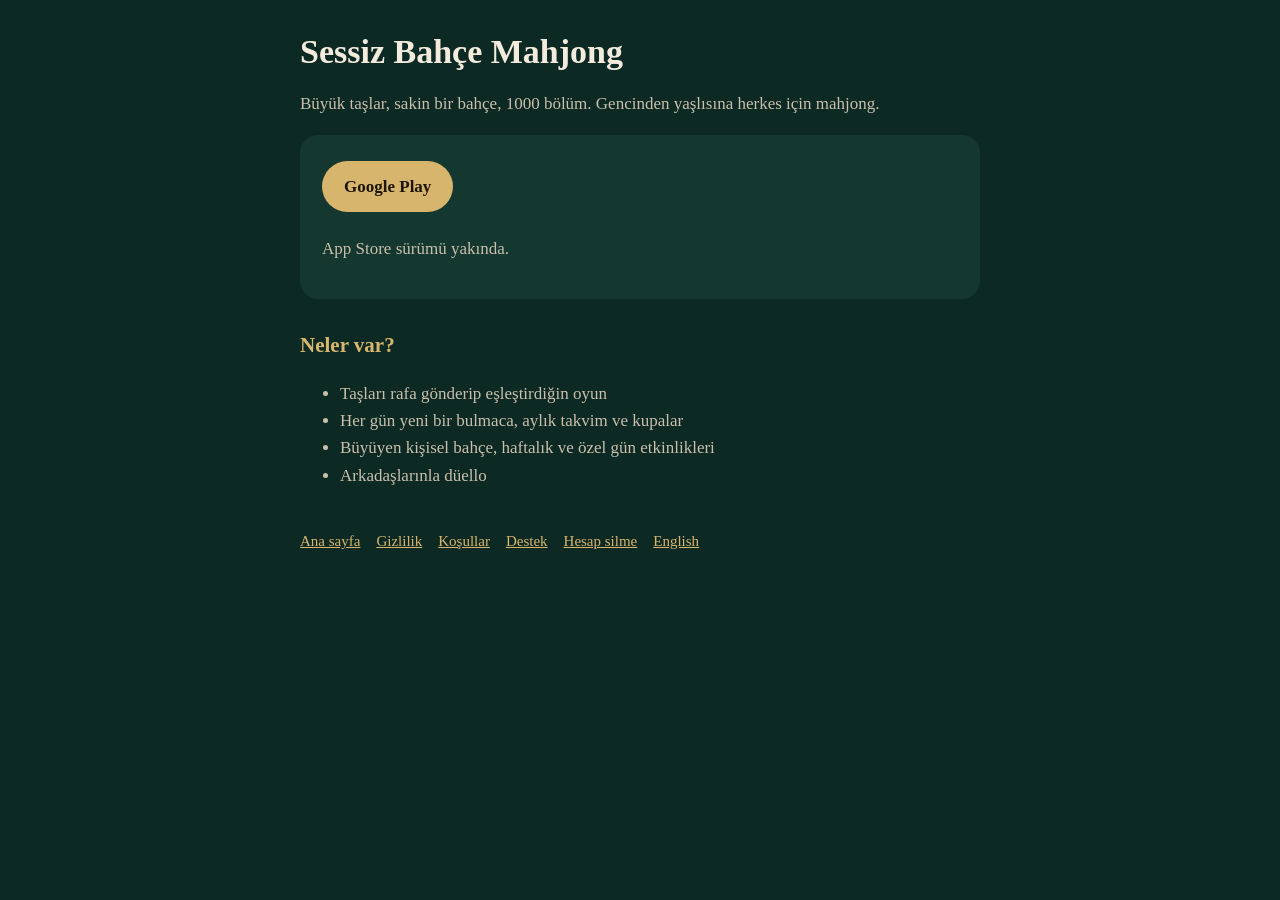
<file: index.html>
<!doctype html><html lang="tr"><head><meta charset="utf-8"><meta name="viewport" content="width=device-width,initial-scale=1"><title>Sessiz Bahçe Mahjong</title><link rel="stylesheet" href="style.css"></head><body><main>
<h1>Sessiz Bahçe Mahjong</h1><p>Büyük taşlar, sakin bir bahçe, 1000 bölüm. Gencinden yaşlısına herkes için mahjong.</p><div class="card"><a class="btn" href="https://play.google.com/store/apps/details?id=com.furkanaykac.sessizbahce">Google Play</a><p>App Store sürümü yakında.</p></div><h2>Neler var?</h2><ul><li>Taşları rafa gönderip eşleştirdiğin oyun</li><li>Her gün yeni bir bulmaca, aylık takvim ve kupalar</li><li>Büyüyen kişisel bahçe, haftalık ve özel gün etkinlikleri</li><li>Arkadaşlarınla düello</li></ul>
<nav><a href="index.html">Ana sayfa</a><a href="gizlilik.html">Gizlilik</a><a href="kosullar.html">Koşullar</a><a href="destek.html">Destek</a><a href="hesap-silme.html">Hesap silme</a><a href="privacy.html">English</a></nav></main></body></html>
</file>
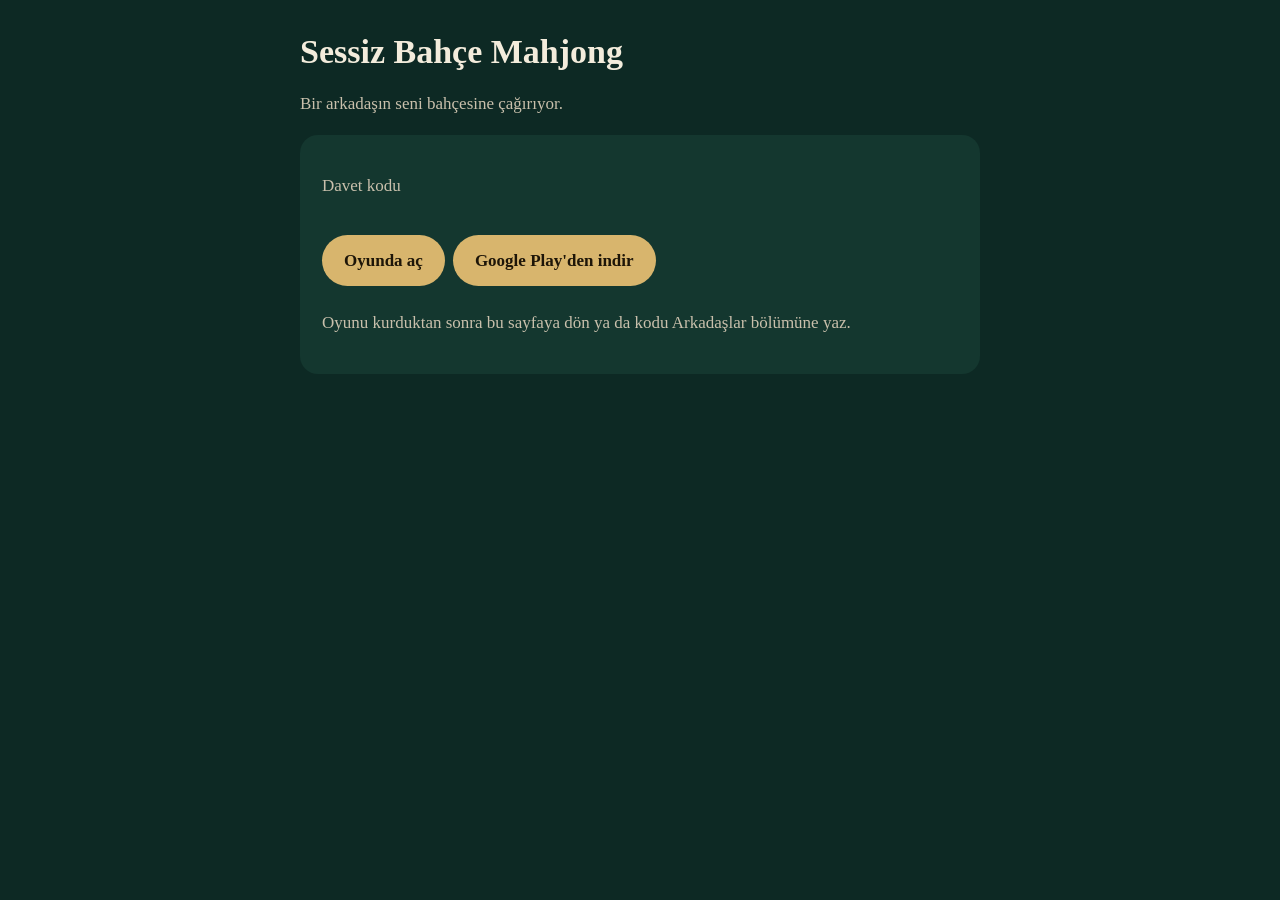
<file: davet.html>
<!doctype html><html lang="tr"><head><meta charset="utf-8"><meta name="viewport" content="width=device-width,initial-scale=1"><title>Sessiz Bahçe Mahjong daveti</title><link rel="stylesheet" href="style.css"></head><body><main>
<h1>Sessiz Bahçe Mahjong</h1><p>Bir arkadaşın seni bahçesine çağırıyor.</p>
<div class="card"><p>Davet kodu</p><p class="code" id="code"></p><a class="btn" id="open" href="#">Oyunda aç</a><a class="btn" href="https://play.google.com/store/apps/details?id=com.furkanaykac.sessizbahce">Google Play'den indir</a><p>Oyunu kurduktan sonra bu sayfaya dön ya da kodu Arkadaşlar bölümüne yaz.</p></div>
<script>var k=(new URLSearchParams(location.search).get('k')||'').replace(/[^A-Za-z0-9-]/g,'');document.getElementById('code').textContent=k.length===8?k.slice(0,4)+'-'+k.slice(4):k;var u='sessizbahce://arkadas/'+k;document.getElementById('open').href=u;if(k)location.href=u;</script>
</main></body></html>
</file>
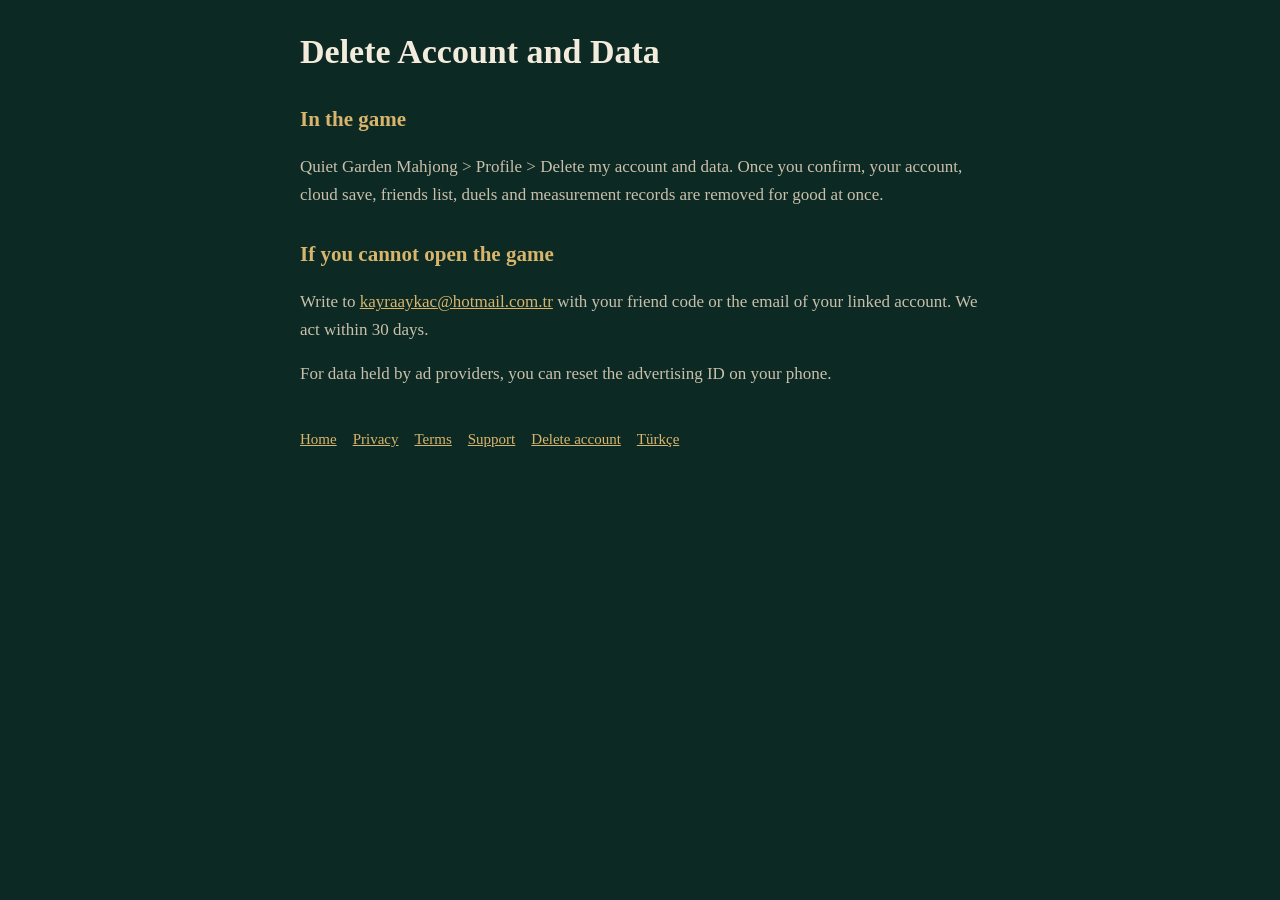
<file: delete-account.html>
<!doctype html><html lang="en"><head><meta charset="utf-8"><meta name="viewport" content="width=device-width,initial-scale=1"><title>Delete Account and Data</title><link rel="stylesheet" href="style.css"></head><body><main>
<h1>Delete Account and Data</h1><h2>In the game</h2><p>Quiet Garden Mahjong &gt; Profile &gt; Delete my account and data. Once you confirm, your account, cloud save, friends list, duels and measurement records are removed for good at once.</p><h2>If you cannot open the game</h2><p>Write to <a href="mailto:kayraaykac@hotmail.com.tr">kayraaykac@hotmail.com.tr</a> with your friend code or the email of your linked account. We act within 30 days.</p><p>For data held by ad providers, you can reset the advertising ID on your phone.</p>
<nav><a href="index.html">Home</a><a href="privacy.html">Privacy</a><a href="terms.html">Terms</a><a href="support.html">Support</a><a href="delete-account.html">Delete account</a><a href="gizlilik.html">Türkçe</a></nav></main></body></html>
</file>
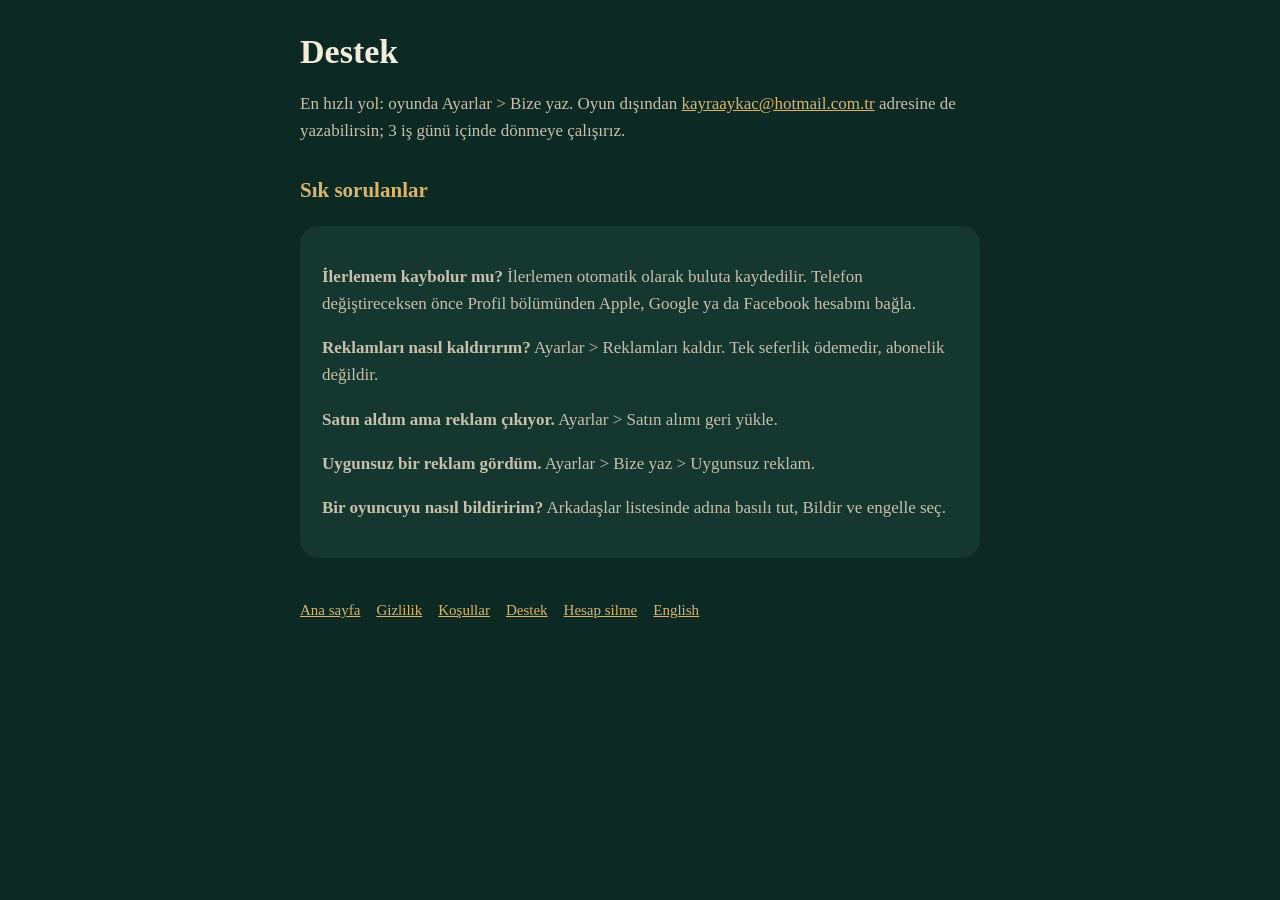
<file: destek.html>
<!doctype html><html lang="tr"><head><meta charset="utf-8"><meta name="viewport" content="width=device-width,initial-scale=1"><title>Destek</title><link rel="stylesheet" href="style.css"></head><body><main>
<h1>Destek</h1><p>En hızlı yol: oyunda Ayarlar &gt; Bize yaz. Oyun dışından <a href="mailto:kayraaykac@hotmail.com.tr">kayraaykac@hotmail.com.tr</a> adresine de yazabilirsin; 3 iş günü içinde dönmeye çalışırız.</p><h2>Sık sorulanlar</h2><div class="card"><p><b>İlerlemem kaybolur mu?</b> İlerlemen otomatik olarak buluta kaydedilir. Telefon değiştireceksen önce Profil bölümünden Apple, Google ya da Facebook hesabını bağla.</p><p><b>Reklamları nasıl kaldırırım?</b> Ayarlar &gt; Reklamları kaldır. Tek seferlik ödemedir, abonelik değildir.</p><p><b>Satın aldım ama reklam çıkıyor.</b> Ayarlar &gt; Satın alımı geri yükle.</p><p><b>Uygunsuz bir reklam gördüm.</b> Ayarlar &gt; Bize yaz &gt; Uygunsuz reklam.</p><p><b>Bir oyuncuyu nasıl bildiririm?</b> Arkadaşlar listesinde adına basılı tut, Bildir ve engelle seç.</p></div>
<nav><a href="index.html">Ana sayfa</a><a href="gizlilik.html">Gizlilik</a><a href="kosullar.html">Koşullar</a><a href="destek.html">Destek</a><a href="hesap-silme.html">Hesap silme</a><a href="privacy.html">English</a></nav></main></body></html>
</file>
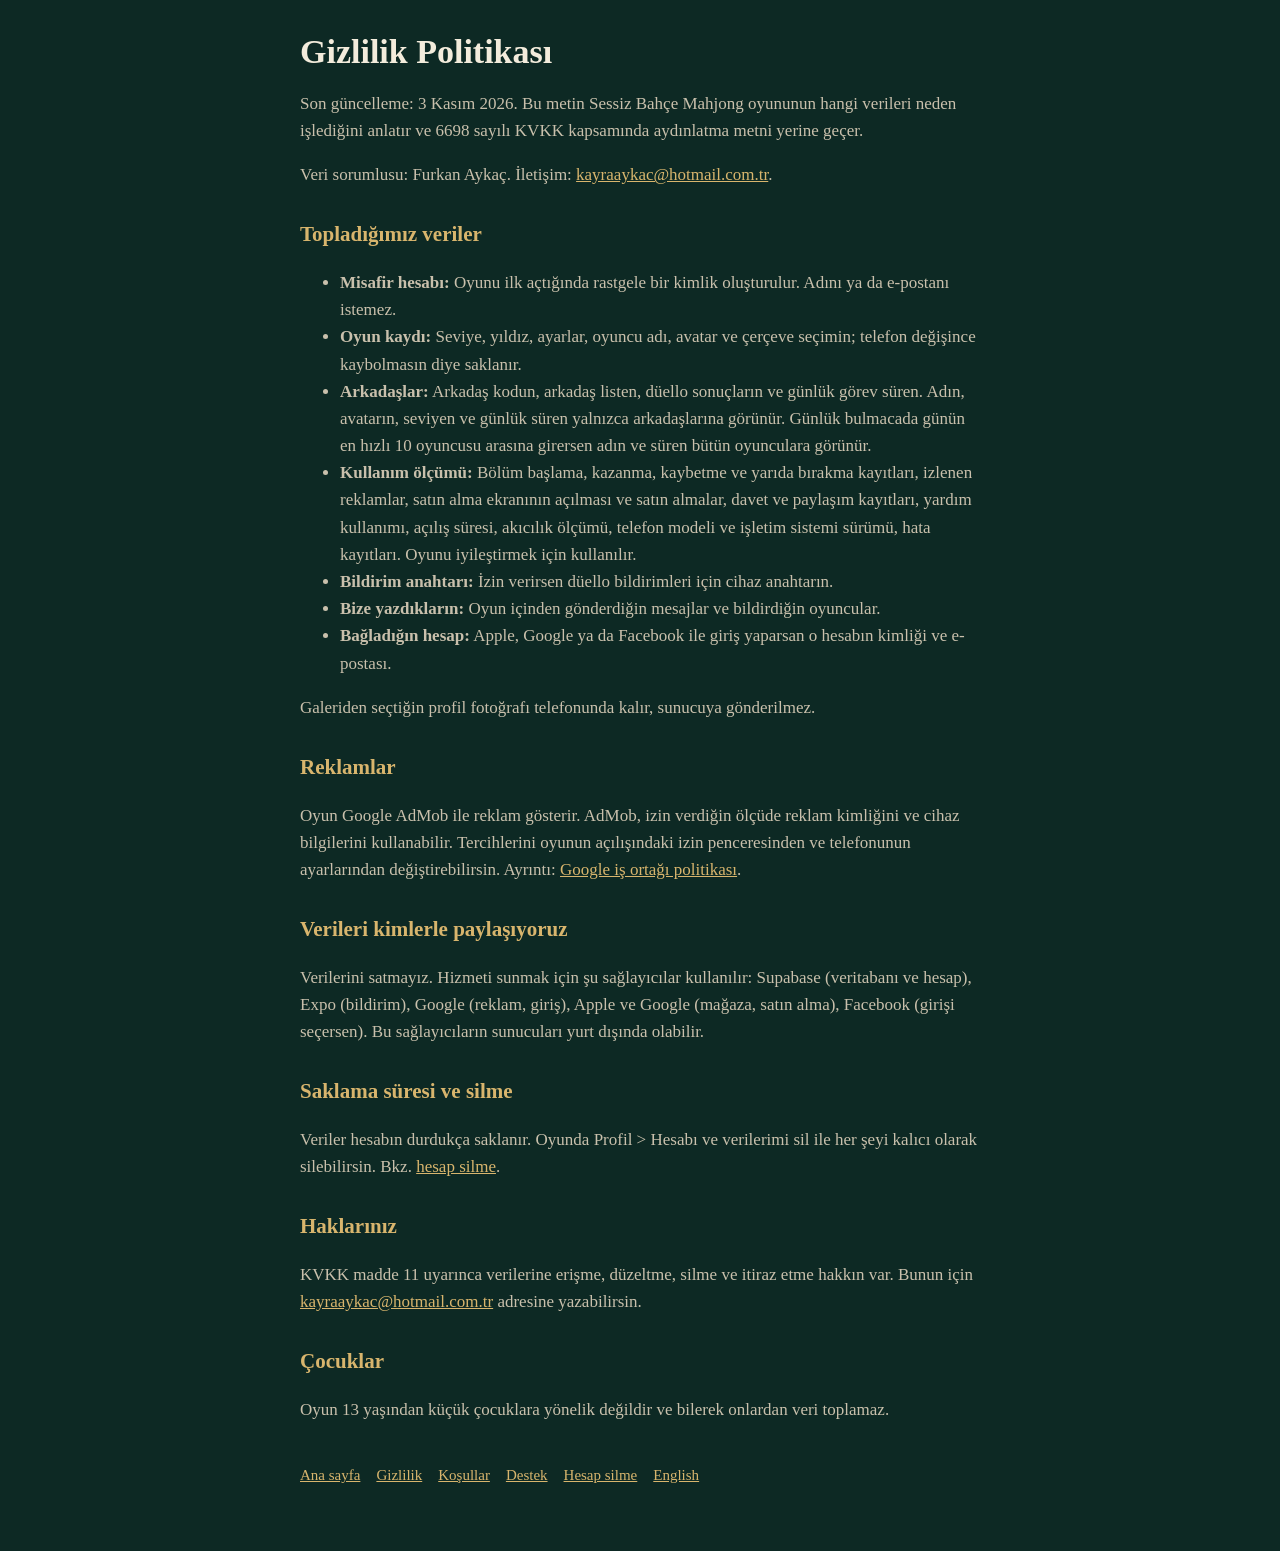
<file: gizlilik.html>
<!doctype html><html lang="tr"><head><meta charset="utf-8"><meta name="viewport" content="width=device-width,initial-scale=1"><title>Gizlilik Politikası</title><link rel="stylesheet" href="style.css"></head><body><main>
<h1>Gizlilik Politikası</h1><p>Son güncelleme: 3 Kasım 2026. Bu metin Sessiz Bahçe Mahjong oyununun hangi verileri neden işlediğini anlatır ve 6698 sayılı KVKK kapsamında aydınlatma metni yerine geçer.</p><p>Veri sorumlusu: Furkan Aykaç. İletişim: <a href="mailto:kayraaykac@hotmail.com.tr">kayraaykac@hotmail.com.tr</a>.</p><h2>Topladığımız veriler</h2><ul><li><b>Misafir hesabı:</b> Oyunu ilk açtığında rastgele bir kimlik oluşturulur. Adını ya da e-postanı istemez.</li><li><b>Oyun kaydı:</b> Seviye, yıldız, ayarlar, oyuncu adı, avatar ve çerçeve seçimin; telefon değişince kaybolmasın diye saklanır.</li><li><b>Arkadaşlar:</b> Arkadaş kodun, arkadaş listen, düello sonuçların ve günlük görev süren. Adın, avatarın, seviyen ve günlük süren yalnızca arkadaşlarına görünür. Günlük bulmacada günün en hızlı 10 oyuncusu arasına girersen adın ve süren bütün oyunculara görünür.</li><li><b>Kullanım ölçümü:</b> Bölüm başlama, kazanma, kaybetme ve yarıda bırakma kayıtları, izlenen reklamlar, satın alma ekranının açılması ve satın almalar, davet ve paylaşım kayıtları, yardım kullanımı, açılış süresi, akıcılık ölçümü, telefon modeli ve işletim sistemi sürümü, hata kayıtları. Oyunu iyileştirmek için kullanılır.</li><li><b>Bildirim anahtarı:</b> İzin verirsen düello bildirimleri için cihaz anahtarın.</li><li><b>Bize yazdıkların:</b> Oyun içinden gönderdiğin mesajlar ve bildirdiğin oyuncular.</li><li><b>Bağladığın hesap:</b> Apple, Google ya da Facebook ile giriş yaparsan o hesabın kimliği ve e-postası.</li></ul><p>Galeriden seçtiğin profil fotoğrafı telefonunda kalır, sunucuya gönderilmez.</p><h2>Reklamlar</h2><p>Oyun Google AdMob ile reklam gösterir. AdMob, izin verdiğin ölçüde reklam kimliğini ve cihaz bilgilerini kullanabilir. Tercihlerini oyunun açılışındaki izin penceresinden ve telefonunun ayarlarından değiştirebilirsin. Ayrıntı: <a href="https://policies.google.com/technologies/partner-sites">Google iş ortağı politikası</a>.</p><h2>Verileri kimlerle paylaşıyoruz</h2><p>Verilerini satmayız. Hizmeti sunmak için şu sağlayıcılar kullanılır: Supabase (veritabanı ve hesap), Expo (bildirim), Google (reklam, giriş), Apple ve Google (mağaza, satın alma), Facebook (girişi seçersen). Bu sağlayıcıların sunucuları yurt dışında olabilir.</p><h2>Saklama süresi ve silme</h2><p>Veriler hesabın durdukça saklanır. Oyunda Profil &gt; Hesabı ve verilerimi sil ile her şeyi kalıcı olarak silebilirsin. Bkz. <a href="hesap-silme.html">hesap silme</a>.</p><h2>Haklarınız</h2><p>KVKK madde 11 uyarınca verilerine erişme, düzeltme, silme ve itiraz etme hakkın var. Bunun için <a href="mailto:kayraaykac@hotmail.com.tr">kayraaykac@hotmail.com.tr</a> adresine yazabilirsin.</p><h2>Çocuklar</h2><p>Oyun 13 yaşından küçük çocuklara yönelik değildir ve bilerek onlardan veri toplamaz.</p>
<nav><a href="index.html">Ana sayfa</a><a href="gizlilik.html">Gizlilik</a><a href="kosullar.html">Koşullar</a><a href="destek.html">Destek</a><a href="hesap-silme.html">Hesap silme</a><a href="privacy.html">English</a></nav></main></body></html>
</file>
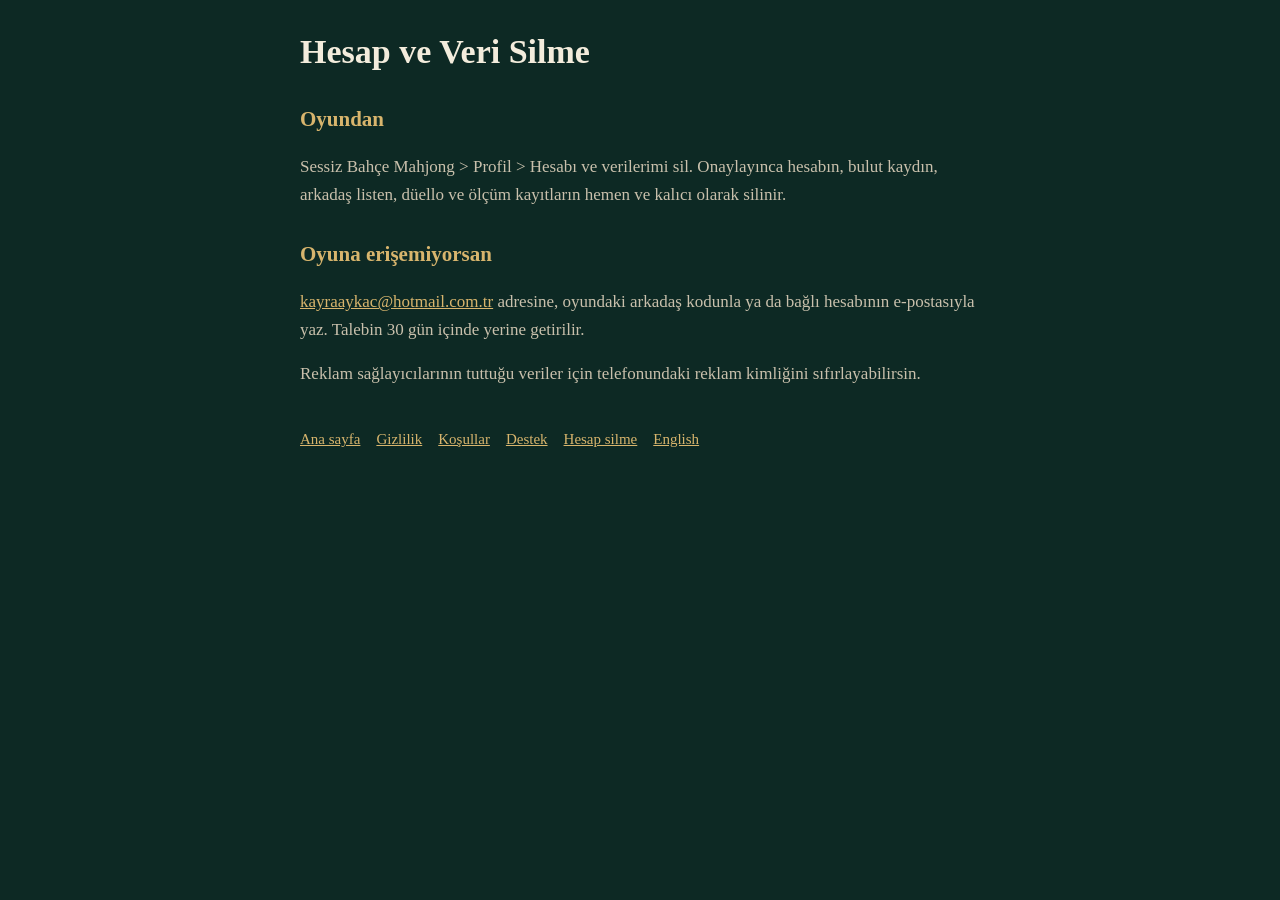
<file: hesap-silme.html>
<!doctype html><html lang="tr"><head><meta charset="utf-8"><meta name="viewport" content="width=device-width,initial-scale=1"><title>Hesap ve Veri Silme</title><link rel="stylesheet" href="style.css"></head><body><main>
<h1>Hesap ve Veri Silme</h1><h2>Oyundan</h2><p>Sessiz Bahçe Mahjong &gt; Profil &gt; Hesabı ve verilerimi sil. Onaylayınca hesabın, bulut kaydın, arkadaş listen, düello ve ölçüm kayıtların hemen ve kalıcı olarak silinir.</p><h2>Oyuna erişemiyorsan</h2><p><a href="mailto:kayraaykac@hotmail.com.tr">kayraaykac@hotmail.com.tr</a> adresine, oyundaki arkadaş kodunla ya da bağlı hesabının e-postasıyla yaz. Talebin 30 gün içinde yerine getirilir.</p><p>Reklam sağlayıcılarının tuttuğu veriler için telefonundaki reklam kimliğini sıfırlayabilirsin.</p>
<nav><a href="index.html">Ana sayfa</a><a href="gizlilik.html">Gizlilik</a><a href="kosullar.html">Koşullar</a><a href="destek.html">Destek</a><a href="hesap-silme.html">Hesap silme</a><a href="privacy.html">English</a></nav></main></body></html>
</file>
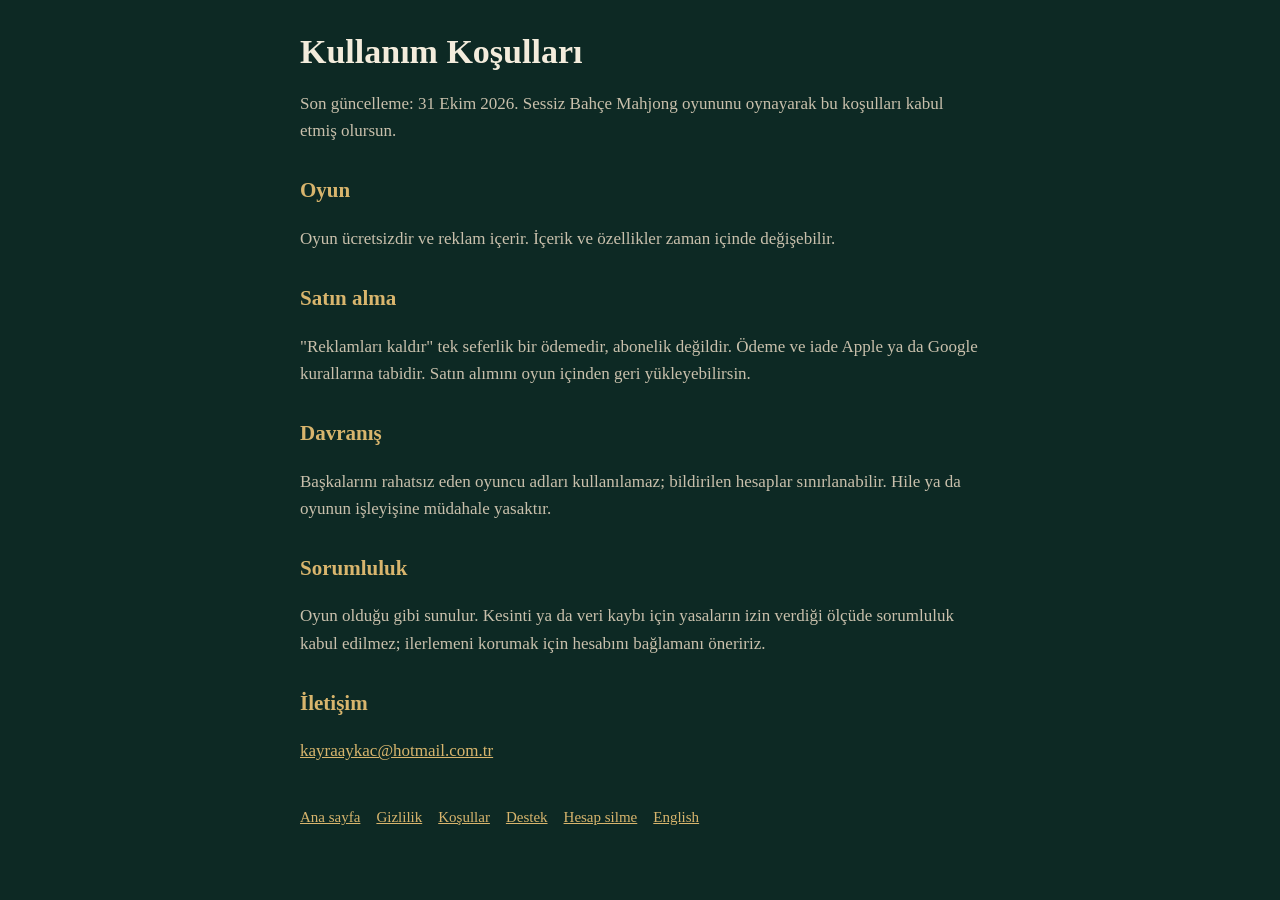
<file: kosullar.html>
<!doctype html><html lang="tr"><head><meta charset="utf-8"><meta name="viewport" content="width=device-width,initial-scale=1"><title>Kullanım Koşulları</title><link rel="stylesheet" href="style.css"></head><body><main>
<h1>Kullanım Koşulları</h1><p>Son güncelleme: 31 Ekim 2026. Sessiz Bahçe Mahjong oyununu oynayarak bu koşulları kabul etmiş olursun.</p><h2>Oyun</h2><p>Oyun ücretsizdir ve reklam içerir. İçerik ve özellikler zaman içinde değişebilir.</p><h2>Satın alma</h2><p>"Reklamları kaldır" tek seferlik bir ödemedir, abonelik değildir. Ödeme ve iade Apple ya da Google kurallarına tabidir. Satın alımını oyun içinden geri yükleyebilirsin.</p><h2>Davranış</h2><p>Başkalarını rahatsız eden oyuncu adları kullanılamaz; bildirilen hesaplar sınırlanabilir. Hile ya da oyunun işleyişine müdahale yasaktır.</p><h2>Sorumluluk</h2><p>Oyun olduğu gibi sunulur. Kesinti ya da veri kaybı için yasaların izin verdiği ölçüde sorumluluk kabul edilmez; ilerlemeni korumak için hesabını bağlamanı öneririz.</p><h2>İletişim</h2><p><a href="mailto:kayraaykac@hotmail.com.tr">kayraaykac@hotmail.com.tr</a></p>
<nav><a href="index.html">Ana sayfa</a><a href="gizlilik.html">Gizlilik</a><a href="kosullar.html">Koşullar</a><a href="destek.html">Destek</a><a href="hesap-silme.html">Hesap silme</a><a href="privacy.html">English</a></nav></main></body></html>
</file>
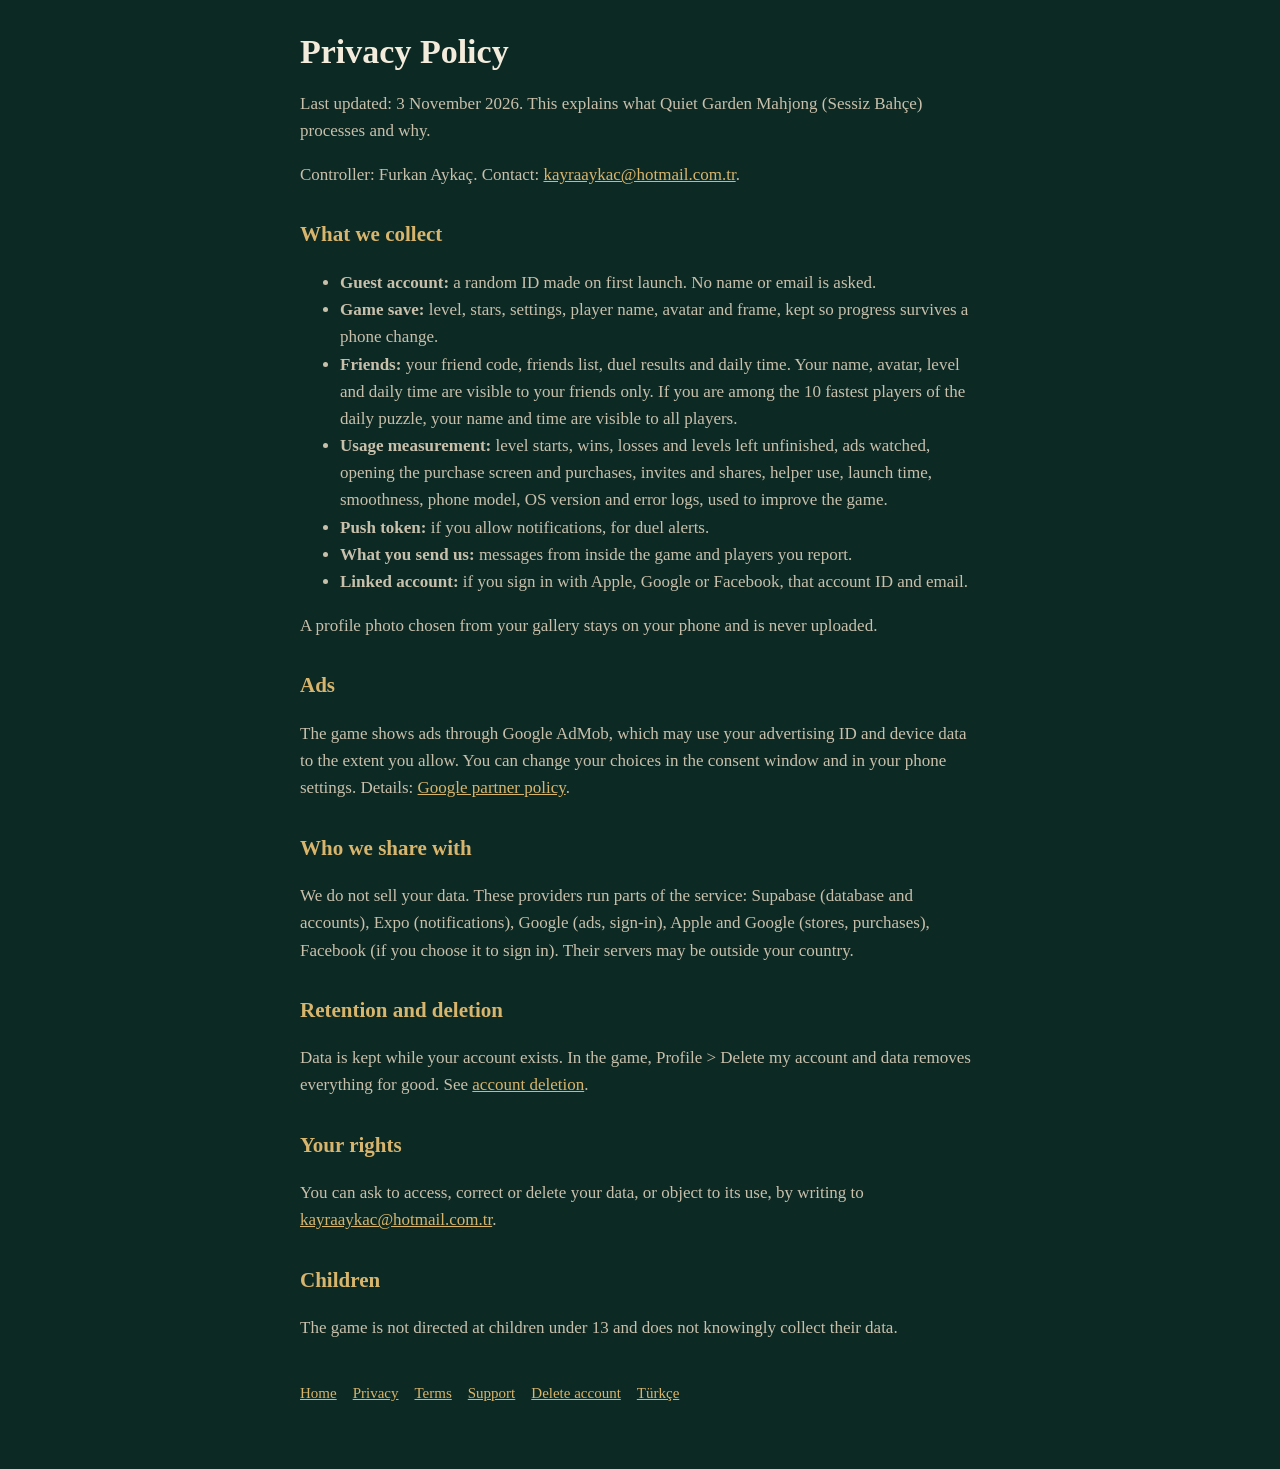
<file: privacy.html>
<!doctype html><html lang="en"><head><meta charset="utf-8"><meta name="viewport" content="width=device-width,initial-scale=1"><title>Privacy Policy</title><link rel="stylesheet" href="style.css"></head><body><main>
<h1>Privacy Policy</h1><p>Last updated: 3 November 2026. This explains what Quiet Garden Mahjong (Sessiz Bahçe) processes and why.</p><p>Controller: Furkan Aykaç. Contact: <a href="mailto:kayraaykac@hotmail.com.tr">kayraaykac@hotmail.com.tr</a>.</p><h2>What we collect</h2><ul><li><b>Guest account:</b> a random ID made on first launch. No name or email is asked.</li><li><b>Game save:</b> level, stars, settings, player name, avatar and frame, kept so progress survives a phone change.</li><li><b>Friends:</b> your friend code, friends list, duel results and daily time. Your name, avatar, level and daily time are visible to your friends only. If you are among the 10 fastest players of the daily puzzle, your name and time are visible to all players.</li><li><b>Usage measurement:</b> level starts, wins, losses and levels left unfinished, ads watched, opening the purchase screen and purchases, invites and shares, helper use, launch time, smoothness, phone model, OS version and error logs, used to improve the game.</li><li><b>Push token:</b> if you allow notifications, for duel alerts.</li><li><b>What you send us:</b> messages from inside the game and players you report.</li><li><b>Linked account:</b> if you sign in with Apple, Google or Facebook, that account ID and email.</li></ul><p>A profile photo chosen from your gallery stays on your phone and is never uploaded.</p><h2>Ads</h2><p>The game shows ads through Google AdMob, which may use your advertising ID and device data to the extent you allow. You can change your choices in the consent window and in your phone settings. Details: <a href="https://policies.google.com/technologies/partner-sites">Google partner policy</a>.</p><h2>Who we share with</h2><p>We do not sell your data. These providers run parts of the service: Supabase (database and accounts), Expo (notifications), Google (ads, sign-in), Apple and Google (stores, purchases), Facebook (if you choose it to sign in). Their servers may be outside your country.</p><h2>Retention and deletion</h2><p>Data is kept while your account exists. In the game, Profile &gt; Delete my account and data removes everything for good. See <a href="delete-account.html">account deletion</a>.</p><h2>Your rights</h2><p>You can ask to access, correct or delete your data, or object to its use, by writing to <a href="mailto:kayraaykac@hotmail.com.tr">kayraaykac@hotmail.com.tr</a>.</p><h2>Children</h2><p>The game is not directed at children under 13 and does not knowingly collect their data.</p>
<nav><a href="index.html">Home</a><a href="privacy.html">Privacy</a><a href="terms.html">Terms</a><a href="support.html">Support</a><a href="delete-account.html">Delete account</a><a href="gizlilik.html">Türkçe</a></nav></main></body></html>
</file>
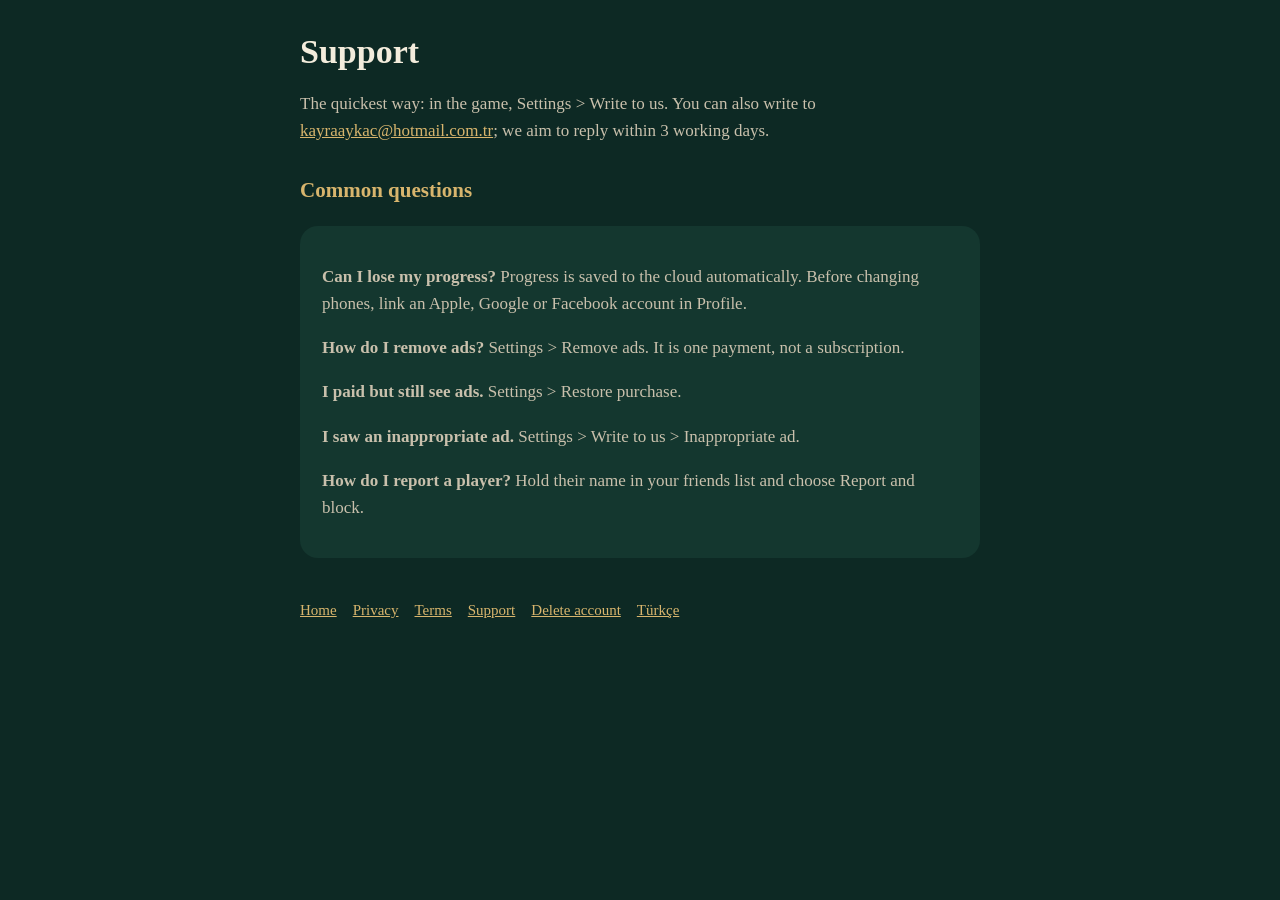
<file: support.html>
<!doctype html><html lang="en"><head><meta charset="utf-8"><meta name="viewport" content="width=device-width,initial-scale=1"><title>Support</title><link rel="stylesheet" href="style.css"></head><body><main>
<h1>Support</h1><p>The quickest way: in the game, Settings &gt; Write to us. You can also write to <a href="mailto:kayraaykac@hotmail.com.tr">kayraaykac@hotmail.com.tr</a>; we aim to reply within 3 working days.</p><h2>Common questions</h2><div class="card"><p><b>Can I lose my progress?</b> Progress is saved to the cloud automatically. Before changing phones, link an Apple, Google or Facebook account in Profile.</p><p><b>How do I remove ads?</b> Settings &gt; Remove ads. It is one payment, not a subscription.</p><p><b>I paid but still see ads.</b> Settings &gt; Restore purchase.</p><p><b>I saw an inappropriate ad.</b> Settings &gt; Write to us &gt; Inappropriate ad.</p><p><b>How do I report a player?</b> Hold their name in your friends list and choose Report and block.</p></div>
<nav><a href="index.html">Home</a><a href="privacy.html">Privacy</a><a href="terms.html">Terms</a><a href="support.html">Support</a><a href="delete-account.html">Delete account</a><a href="gizlilik.html">Türkçe</a></nav></main></body></html>
</file>
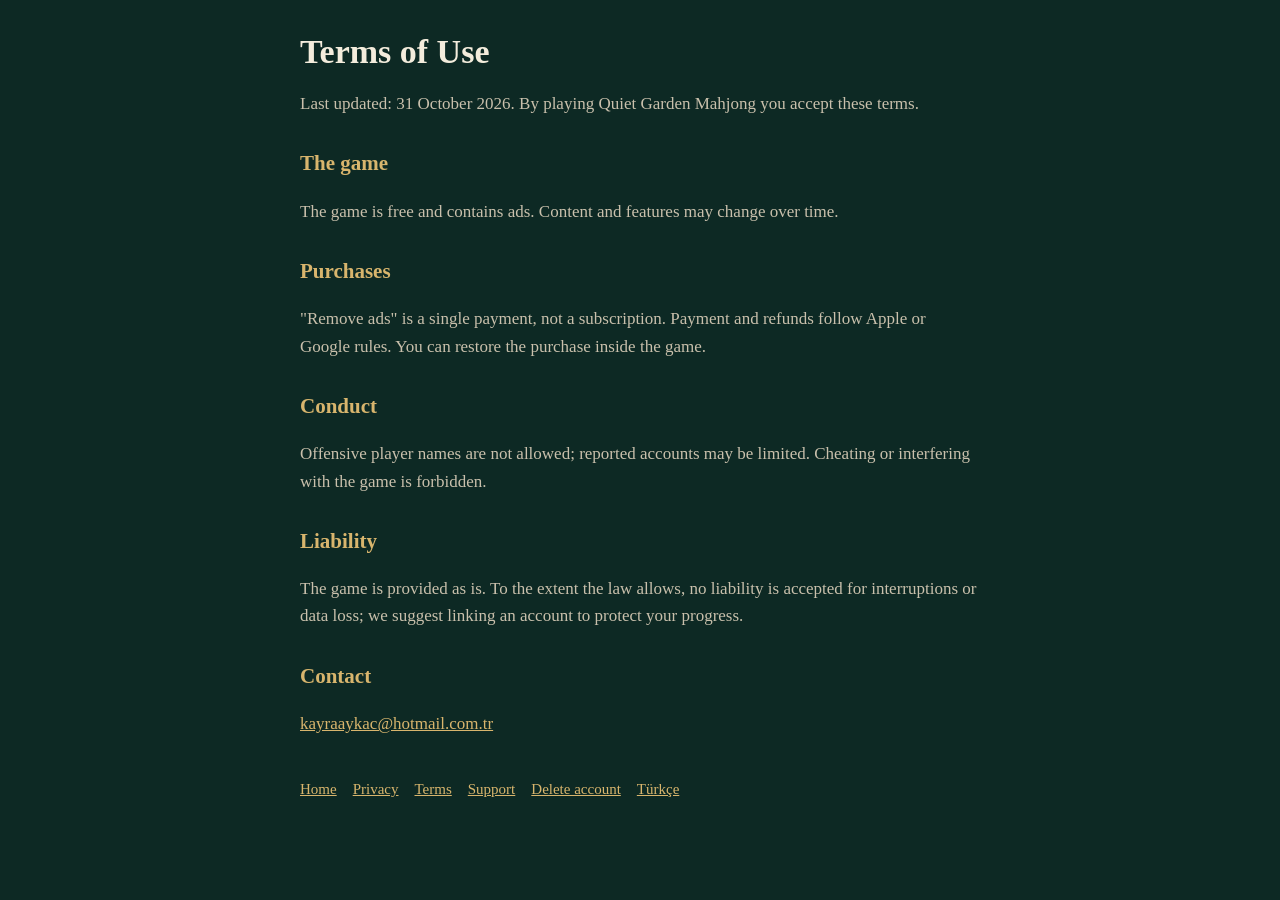
<file: terms.html>
<!doctype html><html lang="en"><head><meta charset="utf-8"><meta name="viewport" content="width=device-width,initial-scale=1"><title>Terms of Use</title><link rel="stylesheet" href="style.css"></head><body><main>
<h1>Terms of Use</h1><p>Last updated: 31 October 2026. By playing Quiet Garden Mahjong you accept these terms.</p><h2>The game</h2><p>The game is free and contains ads. Content and features may change over time.</p><h2>Purchases</h2><p>"Remove ads" is a single payment, not a subscription. Payment and refunds follow Apple or Google rules. You can restore the purchase inside the game.</p><h2>Conduct</h2><p>Offensive player names are not allowed; reported accounts may be limited. Cheating or interfering with the game is forbidden.</p><h2>Liability</h2><p>The game is provided as is. To the extent the law allows, no liability is accepted for interruptions or data loss; we suggest linking an account to protect your progress.</p><h2>Contact</h2><p><a href="mailto:kayraaykac@hotmail.com.tr">kayraaykac@hotmail.com.tr</a></p>
<nav><a href="index.html">Home</a><a href="privacy.html">Privacy</a><a href="terms.html">Terms</a><a href="support.html">Support</a><a href="delete-account.html">Delete account</a><a href="gizlilik.html">Türkçe</a></nav></main></body></html>
</file>
<file: style.css>
:root{--bg:#0d2924;--card:#14372f;--ink:#f3ecdc;--muted:#c9c0ac;--gold:#d8b56d}
*{box-sizing:border-box}body{margin:0;background:var(--bg);color:var(--ink);font:17px/1.6 Georgia,'Times New Roman',serif}
main{max-width:720px;margin:0 auto;padding:32px 20px 64px}h1{font-size:34px;line-height:1.2;margin:0 0 6px}h2{font-size:21px;margin:30px 0 8px;color:var(--gold)}
p,li{color:var(--muted)}a{color:var(--gold)}.card{background:var(--card);border-radius:18px;padding:20px 22px;margin:18px 0}.btn{display:inline-block;background:var(--gold);color:#1d1508;padding:12px 22px;border-radius:26px;text-decoration:none;font-weight:700;margin:6px 8px 6px 0}
nav{margin-top:40px;font-size:15px}nav a{margin-right:16px}.code{font-size:30px;letter-spacing:2px;color:var(--ink)}
</file>
